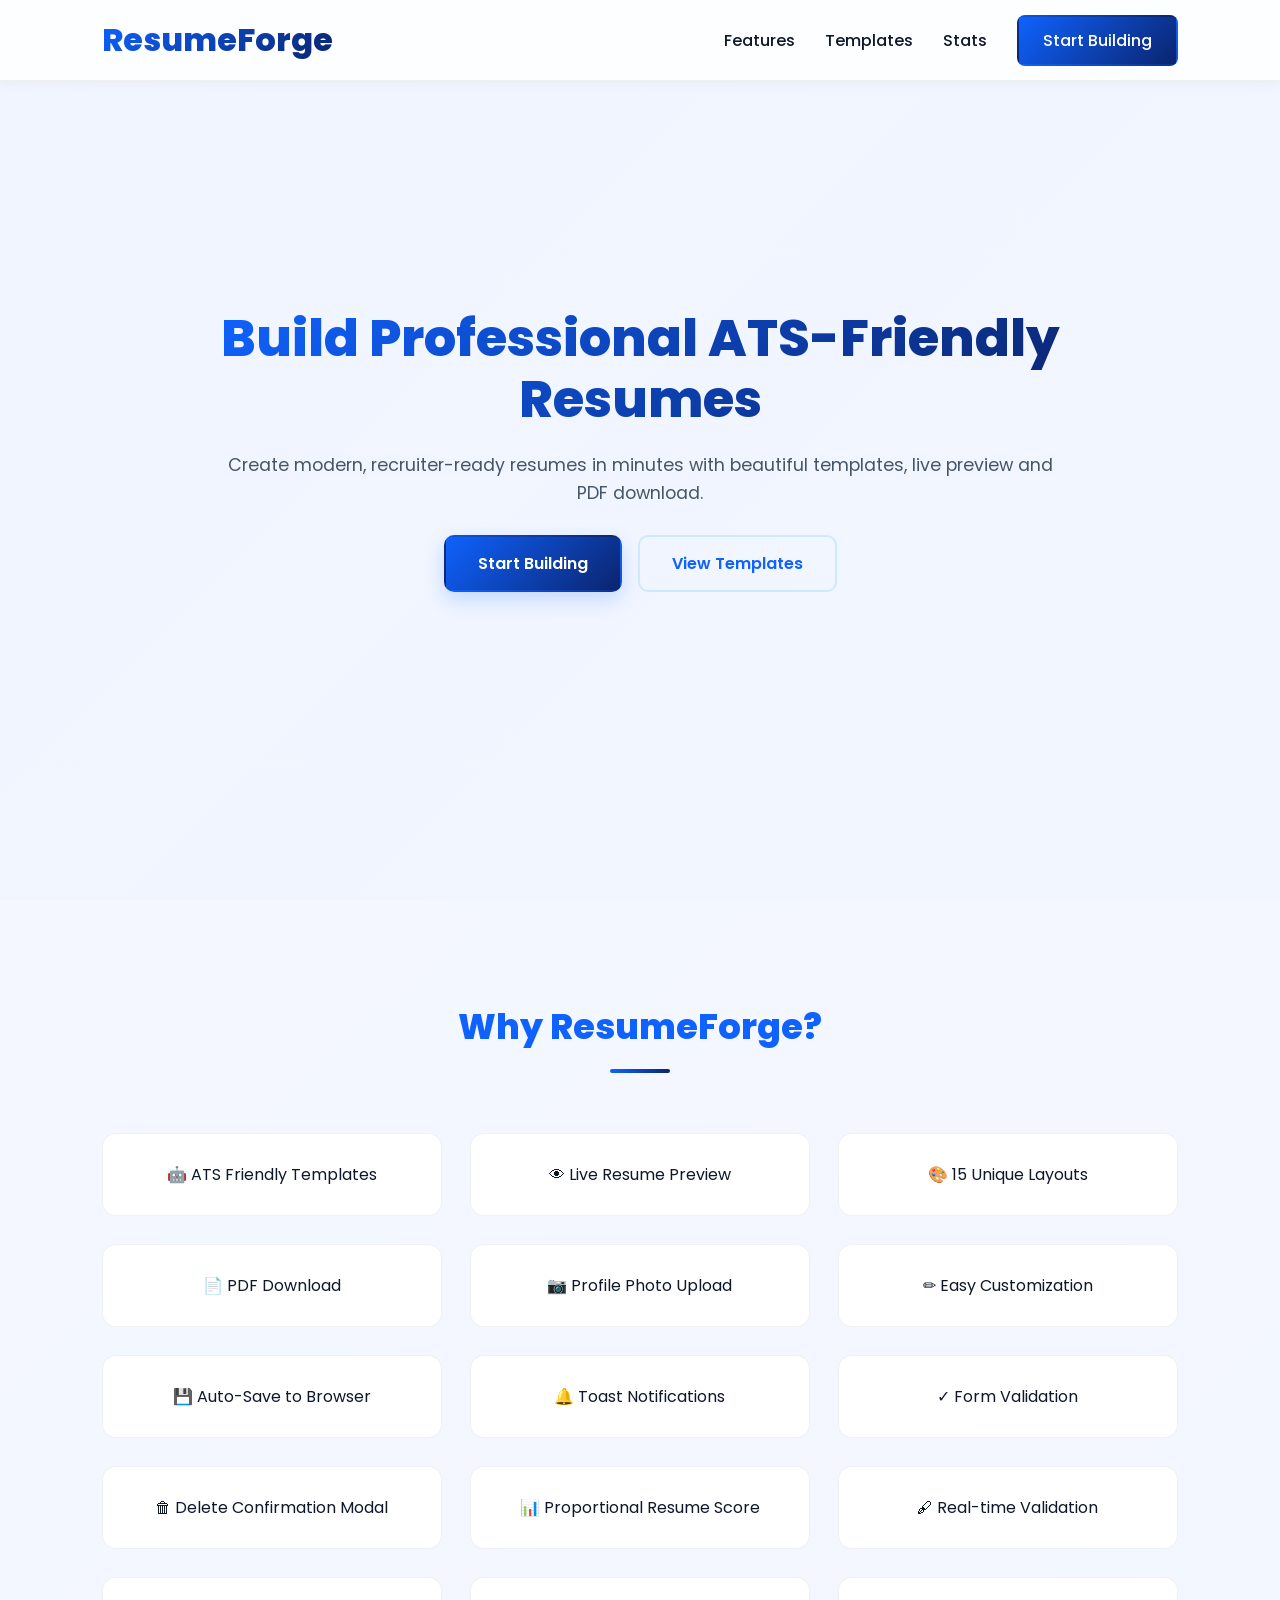
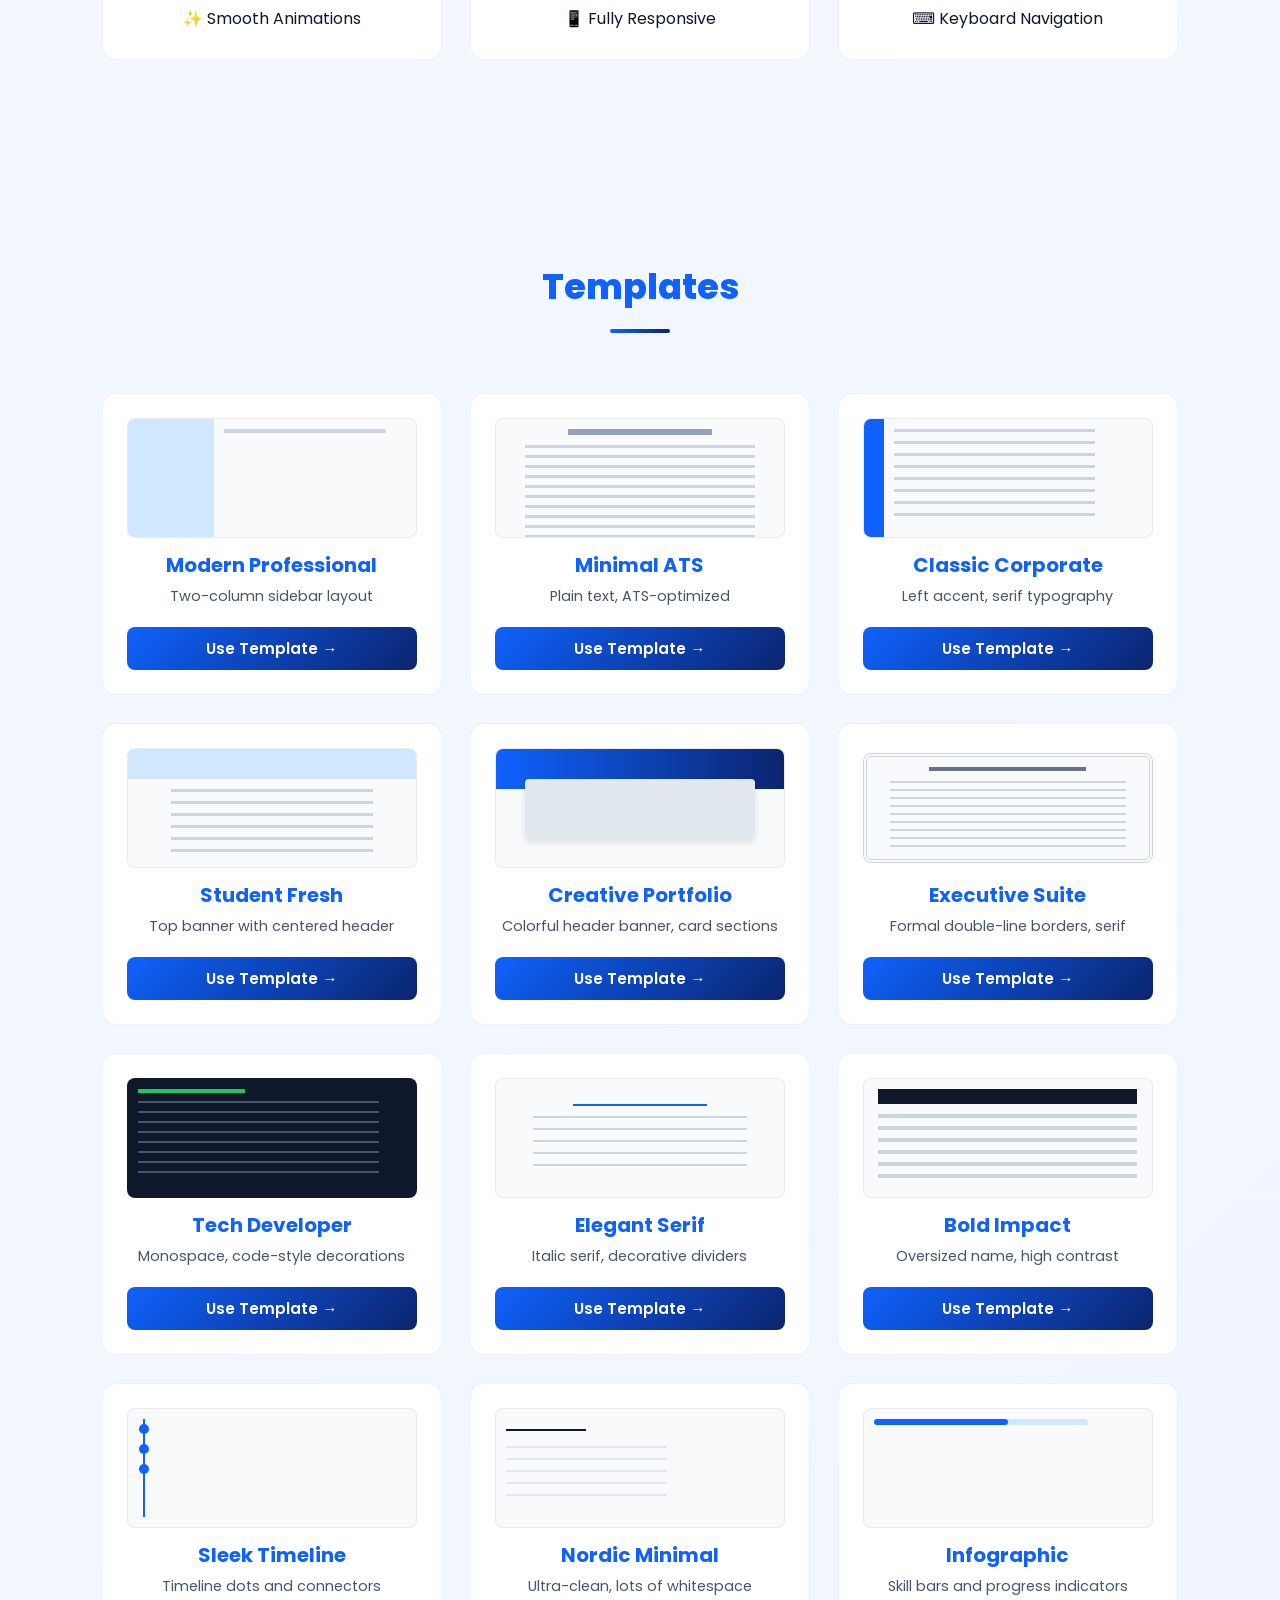
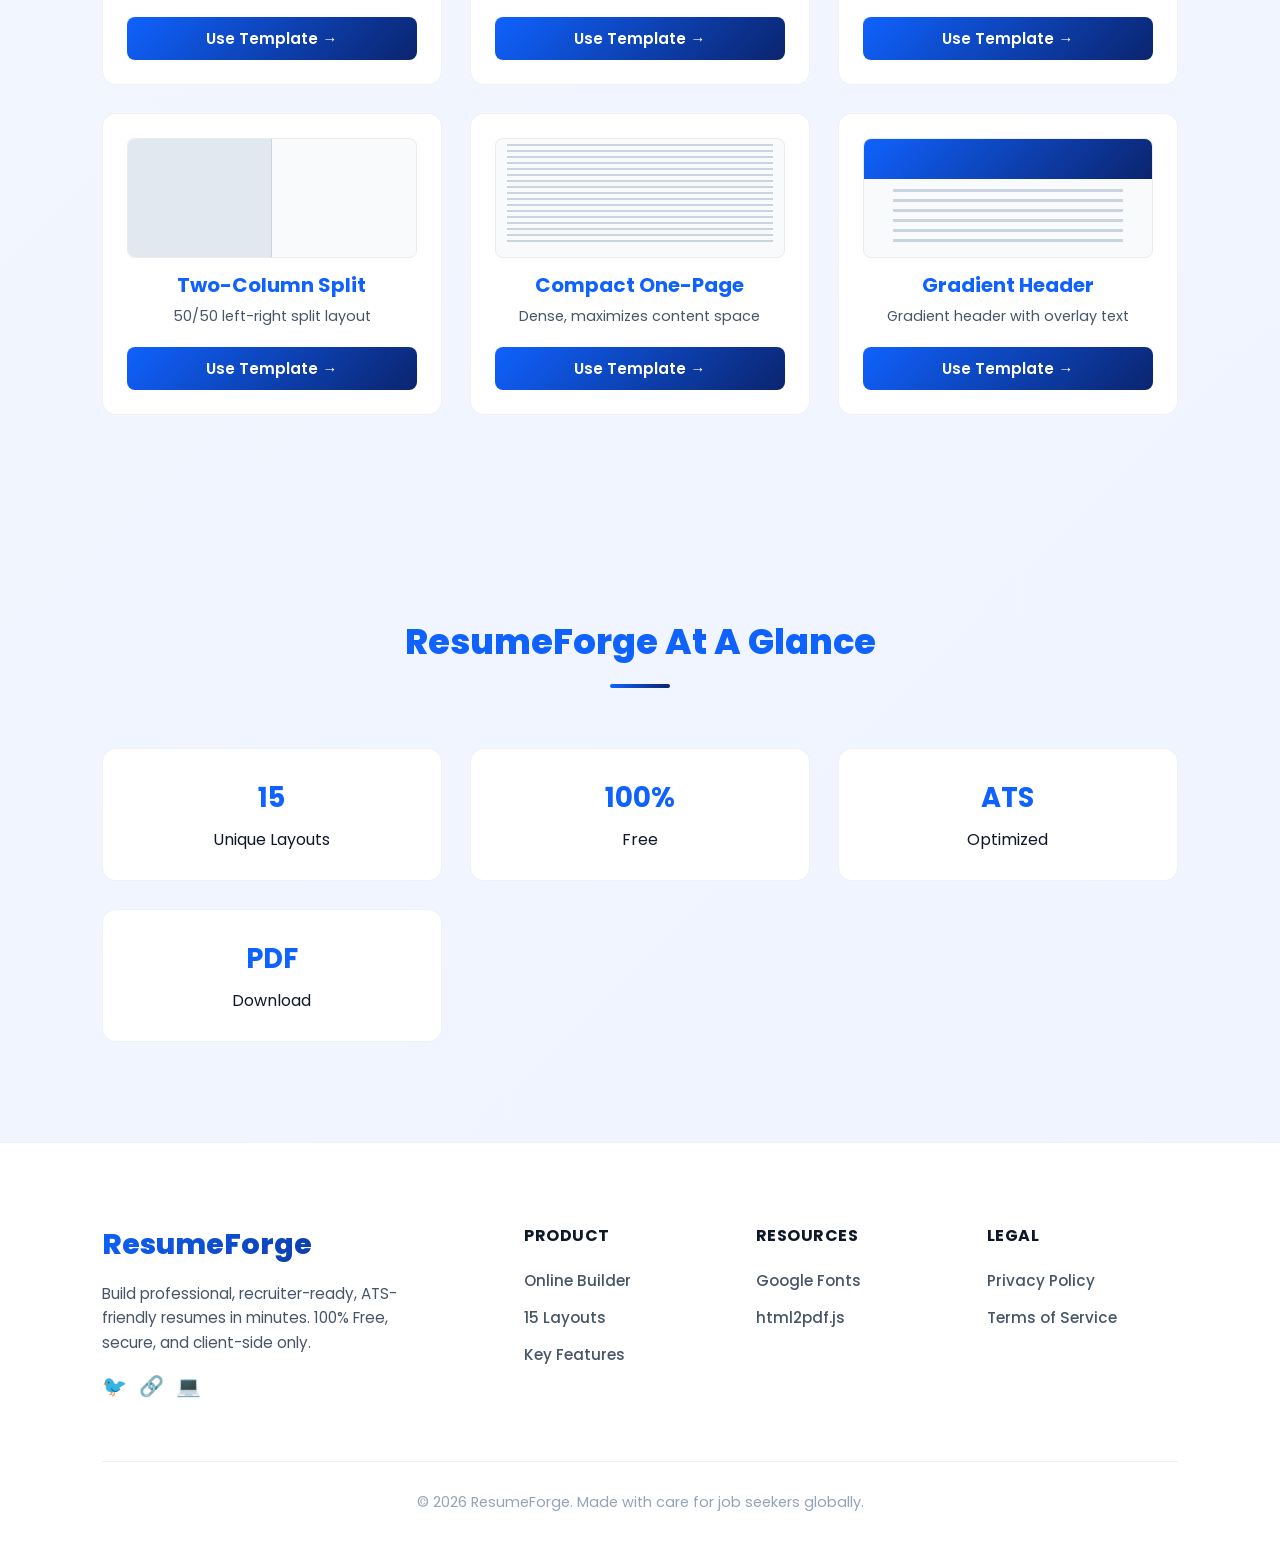
<file: index.html>
<!DOCTYPE html>
<html lang="en">

<head>
    <meta charset="UTF-8">
    <meta name="viewport" content="width=device-width, initial-scale=1.0">
    <meta name="description" content="ResumeForge is a free resume builder offering modern, ATS-friendly templates with live preview and PDF download. Create your professional resume in minutes.">
    <link rel="canonical" href="https://resumeforge.com/">
    <title>ResumeForge - Free Professional ATS Resume Builder</title>

    <link rel="stylesheet" href="css/style.css">

    <link rel="preconnect" href="https://fonts.googleapis.com">
    <link href="https://fonts.googleapis.com/css2?family=Poppins:wght@300;400;500;600;700;800&display=swap" rel="stylesheet">

    <!-- Structured Data (JSON-LD) for Search Engines -->
    <script type="application/ld+json">
    {
      "@context": "https://schema.org",
      "@type": "WebApplication",
      "name": "ResumeForge",
      "url": "https://resumeforge.com",
      "logo": "https://resumeforge.com/logo.png",
      "description": "Build recruiter-ready ATS-friendly resumes in minutes with 15 unique, premium templates, real-time live preview, score analysis, and instant PDF downloads.",
      "applicationCategory": "BusinessApplication",
      "operatingSystem": "All",
      "browserRequirements": "Requires HTML5 compatible browser",
      "offers": {
        "@type": "Offer",
        "price": "0.00",
        "priceCurrency": "USD"
      }
    }
    </script>
</head>

<body>

    <!-- NAVBAR -->
    <header>
        <nav class="navbar">
            <div class="logo">
                ResumeForge
            </div>

            <button class="hamburger" id="hamburger" aria-label="Toggle menu">
                <span></span>
                <span></span>
                <span></span>
            </button>

            <ul class="nav-links">
                <li><a href="#features">Features</a></li>
                <li><a href="#templates">Templates</a></li>
                <li><a href="#stats">Stats</a></li>
                <li>
                    <a href="builder.html" class="nav-btn">
                        Start Building
                    </a>
                </li>
            </ul>
        </nav>
    </header>

    <!-- HERO -->
    <section class="hero">
        <div class="hero-content">
            <h1>
                Build Professional ATS-Friendly Resumes
            </h1>
            <p>
                Create modern, recruiter-ready resumes
                in minutes with beautiful templates,
                live preview and PDF download.
            </p>
            <div class="hero-buttons">
                <a href="builder.html" class="btn">
                    Start Building
                </a>
                <a href="#templates" class="btn-outline">
                    View Templates
                </a>
            </div>
        </div>
    </section>

    <!-- FEATURES -->
    <section id="features" class="section">
        <h2>
            Why ResumeForge?
        </h2>
        <div class="cards">
            <div class="card">
                &#129302; ATS Friendly Templates
            </div>
            <div class="card">
                &#128065; Live Resume Preview
            </div>
            <div class="card">
                &#127912; 15 Unique Layouts
            </div>
            <div class="card">
                &#128196; PDF Download
            </div>
            <div class="card">
                &#128247; Profile Photo Upload
            </div>
            <div class="card">
                &#9999; Easy Customization
            </div>
            <div class="card">
                &#128190; Auto-Save to Browser
            </div>
            <div class="card">
                &#128276; Toast Notifications
            </div>
            <div class="card">
                &#10003; Form Validation
            </div>
            <div class="card">
                &#128465; Delete Confirmation Modal
            </div>
            <div class="card">
                &#128202; Proportional Resume Score
            </div>
            <div class="card">
                &#128395; Real-time Validation
            </div>
            <div class="card">
                &#10024; Smooth Animations
            </div>
            <div class="card">
                &#128241; Fully Responsive
            </div>
            <div class="card">
                &#9000; Keyboard Navigation
            </div>
        </div>
    </section>

    <!-- TEMPLATES -->
    <section id="templates" class="section">
        <h2>
            Templates
        </h2>
        <div class="cards">
            <div class="card template-card">
                <div class="template-mini-preview modern-mini"></div>
                <h3 class="template-name">Modern Professional</h3>
                <p class="template-desc">Two-column sidebar layout</p>
                <a class="template-link" href="builder.html?template=modern" data-template="modern" data-tooltip="Two-column sidebar layout">Use Template &rarr;</a>
            </div>
            <div class="card template-card">
                <div class="template-mini-preview ats-mini"></div>
                <h3 class="template-name">Minimal ATS</h3>
                <p class="template-desc">Plain text, ATS-optimized</p>
                <a class="template-link" href="builder.html?template=ats" data-template="ats" data-tooltip="Plain text, ATS-optimized">Use Template &rarr;</a>
            </div>
            <div class="card template-card">
                <div class="template-mini-preview classic-mini"></div>
                <h3 class="template-name">Classic Corporate</h3>
                <p class="template-desc">Left accent, serif typography</p>
                <a class="template-link" href="builder.html?template=classic" data-template="classic" data-tooltip="Left accent, serif typography">Use Template &rarr;</a>
            </div>
            <div class="card template-card">
                <div class="template-mini-preview student-mini"></div>
                <h3 class="template-name">Student Fresh</h3>
                <p class="template-desc">Top banner with centered header</p>
                <a class="template-link" href="builder.html?template=student" data-template="student" data-tooltip="Top banner with centered header">Use Template &rarr;</a>
            </div>
            <div class="card template-card">
                <div class="template-mini-preview creative-mini"></div>
                <h3 class="template-name">Creative Portfolio</h3>
                <p class="template-desc">Colorful header banner, card sections</p>
                <a class="template-link" href="builder.html?template=creative" data-template="creative" data-tooltip="Colorful header banner, card sections">Use Template &rarr;</a>
            </div>
            <div class="card template-card">
                <div class="template-mini-preview executive-mini"></div>
                <h3 class="template-name">Executive Suite</h3>
                <p class="template-desc">Formal double-line borders, serif</p>
                <a class="template-link" href="builder.html?template=executive" data-template="executive" data-tooltip="Formal double-line borders, serif">Use Template &rarr;</a>
            </div>
            <div class="card template-card">
                <div class="template-mini-preview tech-mini"></div>
                <h3 class="template-name">Tech Developer</h3>
                <p class="template-desc">Monospace, code-style decorations</p>
                <a class="template-link" href="builder.html?template=tech" data-template="tech" data-tooltip="Monospace, code-style decorations">Use Template &rarr;</a>
            </div>
            <div class="card template-card">
                <div class="template-mini-preview elegant-mini"></div>
                <h3 class="template-name">Elegant Serif</h3>
                <p class="template-desc">Italic serif, decorative dividers</p>
                <a class="template-link" href="builder.html?template=elegant" data-template="elegant" data-tooltip="Italic serif, decorative dividers">Use Template &rarr;</a>
            </div>
            <div class="card template-card">
                <div class="template-mini-preview bold-mini"></div>
                <h3 class="template-name">Bold Impact</h3>
                <p class="template-desc">Oversized name, high contrast</p>
                <a class="template-link" href="builder.html?template=bold" data-template="bold" data-tooltip="Oversized name, high contrast">Use Template &rarr;</a>
            </div>
            <div class="card template-card">
                <div class="template-mini-preview timeline-mini"></div>
                <h3 class="template-name">Sleek Timeline</h3>
                <p class="template-desc">Timeline dots and connectors</p>
                <a class="template-link" href="builder.html?template=timeline" data-template="timeline" data-tooltip="Timeline dots and connectors">Use Template &rarr;</a>
            </div>
            <div class="card template-card">
                <div class="template-mini-preview nordic-mini"></div>
                <h3 class="template-name">Nordic Minimal</h3>
                <p class="template-desc">Ultra-clean, lots of whitespace</p>
                <a class="template-link" href="builder.html?template=nordic" data-template="nordic" data-tooltip="Ultra-clean, lots of whitespace">Use Template &rarr;</a>
            </div>
            <div class="card template-card">
                <div class="template-mini-preview infographic-mini"></div>
                <h3 class="template-name">Infographic</h3>
                <p class="template-desc">Skill bars and progress indicators</p>
                <a class="template-link" href="builder.html?template=infographic" data-template="infographic" data-tooltip="Skill bars and progress indicators">Use Template &rarr;</a>
            </div>
            <div class="card template-card">
                <div class="template-mini-preview split-mini"></div>
                <h3 class="template-name">Two-Column Split</h3>
                <p class="template-desc">50/50 left-right split layout</p>
                <a class="template-link" href="builder.html?template=split" data-template="split" data-tooltip="50/50 left-right split layout">Use Template &rarr;</a>
            </div>
            <div class="card template-card">
                <div class="template-mini-preview compact-mini"></div>
                <h3 class="template-name">Compact One-Page</h3>
                <p class="template-desc">Dense, maximizes content space</p>
                <a class="template-link" href="builder.html?template=compact" data-template="compact" data-tooltip="Dense, maximizes content space">Use Template &rarr;</a>
            </div>
            <div class="card template-card">
                <div class="template-mini-preview gradient-mini"></div>
                <h3 class="template-name">Gradient Header</h3>
                <p class="template-desc">Gradient header with overlay text</p>
                <a class="template-link" href="builder.html?template=gradient" data-template="gradient" data-tooltip="Gradient header with overlay text">Use Template &rarr;</a>
            </div>
        </div>
    </section>

    <!-- STATS -->
    <section id="stats" class="section">
        <h2>
            ResumeForge At A Glance
        </h2>
        <div class="cards">
            <div class="card">
                <h3>15</h3>
                <p>Unique Layouts</p>
            </div>
            <div class="card">
                <h3>100%</h3>
                <p>Free</p>
            </div>
            <div class="card">
                <h3>ATS</h3>
                <p>Optimized</p>
            </div>
            <div class="card">
                <h3>PDF</h3>
                <p>Download</p>
            </div>
        </div>
    </section>

    <!-- FOOTER -->
    <footer class="main-footer">
        <div class="footer-grid">
            <div class="footer-brand-col">
                <div class="footer-logo">ResumeForge</div>
                <p class="footer-pitch">Build professional, recruiter-ready, ATS-friendly resumes in minutes. 100% Free, secure, and client-side only.</p>
                <div class="footer-socials">
                    <a href="#" aria-label="Twitter">🐦</a>
                    <a href="#" aria-label="LinkedIn">🔗</a>
                    <a href="#" aria-label="GitHub">💻</a>
                </div>
            </div>
            <div class="footer-links-col">
                <h4>Product</h4>
                <ul>
                    <li><a href="builder.html">Online Builder</a></li>
                    <li><a href="#templates">15 Layouts</a></li>
                    <li><a href="#features">Key Features</a></li>
                </ul>
            </div>
            <div class="footer-links-col">
                <h4>Resources</h4>
                <ul>
                    <li><a href="https://fonts.google.com/" target="_blank">Google Fonts</a></li>
                    <li><a href="https://cdnjs.cloudflare.com/ajax/libs/html2pdf.js/0.10.1/html2pdf.bundle.min.js" target="_blank">html2pdf.js</a></li>
                </ul>
            </div>
            <div class="footer-links-col">
                <h4>Legal</h4>
                <ul>
                    <li><a href="privacy.html">Privacy Policy</a></li>
                    <li><a href="terms.html">Terms of Service</a></li>
                </ul>
            </div>
        </div>
        <div class="footer-bottom">
            <p>&copy; 2026 ResumeForge. Made with care for job seekers globally.</p>
        </div>
    </footer>

    <script src="js/main.js"></script>
    <button id="backToTop" class="back-to-top" aria-label="Back to top">&#9650;</button>

    <script>
        document.getElementById('hamburger')?.addEventListener('click', function() {
            this.classList.toggle('active');
            document.querySelector('.nav-links')?.classList.toggle('open');
        });
    </script>

</body>
</html>
</file>
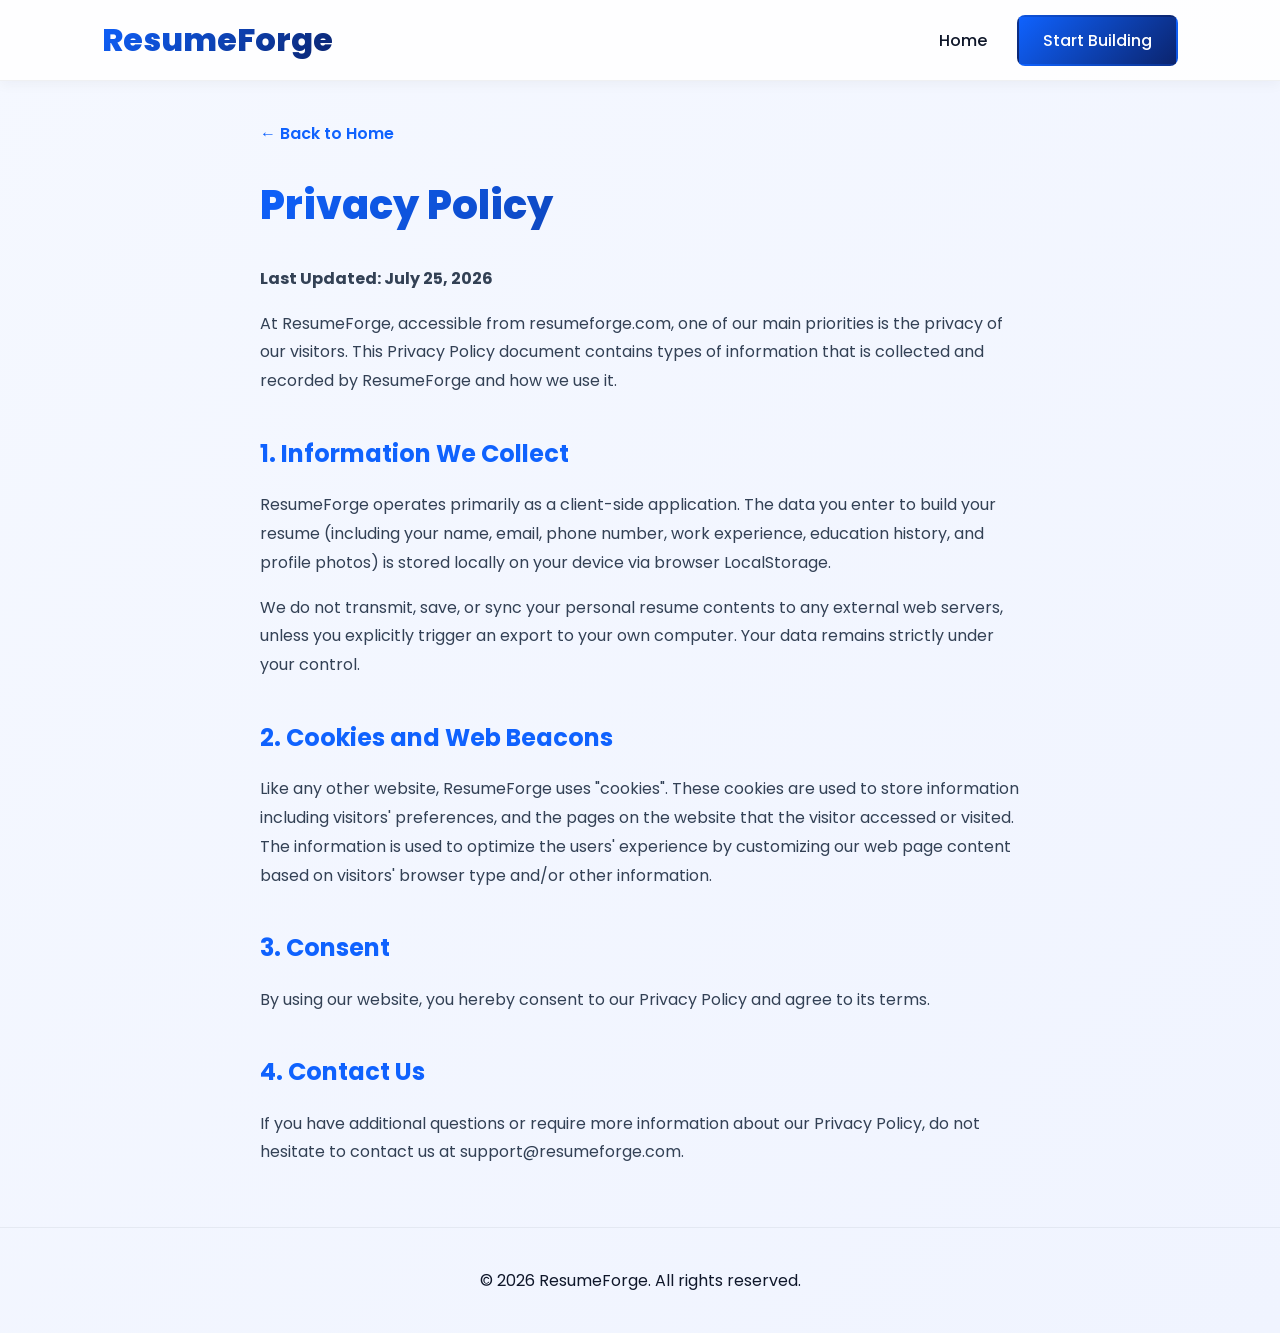
<file: privacy.html>
<!DOCTYPE html>
<html lang="en">
<head>
    <meta charset="UTF-8">
    <meta name="viewport" content="width=device-width, initial-scale=1.0">
    <meta name="description" content="ResumeForge Privacy Policy. Learn how we handle your personal data and respect your privacy while building resumes.">
    <title>Privacy Policy - ResumeForge</title>
    <link rel="stylesheet" href="css/style.css">
    <link rel="preconnect" href="https://fonts.googleapis.com">
    <link href="https://fonts.googleapis.com/css2?family=Poppins:wght@300;400;500;600;700;800&display=swap" rel="stylesheet">
    <style>
        .policy-container {
            max-width: 800px;
            margin: 120px auto 60px;
            padding: 0 20px;
            line-height: 1.8;
            color: #334155;
        }
        .policy-container h1 {
            font-size: 2.5rem;
            color: #0f172a;
            margin-bottom: 24px;
            font-weight: 800;
            background: linear-gradient(135deg, #0f62fe 0%, #0b246e 100%);
            -webkit-background-clip: text;
            -webkit-text-fill-color: transparent;
            background-clip: text;
        }
        .policy-container h2 {
            font-size: 1.5rem;
            color: #0f62fe;
            margin-top: 36px;
            margin-bottom: 16px;
            font-weight: 700;
        }
        .policy-container p {
            margin-bottom: 16px;
        }
        .policy-container ul {
            margin-bottom: 16px;
            padding-left: 20px;
        }
        .policy-container li {
            margin-bottom: 8px;
        }
        .back-home {
            margin-bottom: 20px;
            display: inline-flex;
            align-items: center;
            gap: 8px;
            color: var(--primary);
            text-decoration: none;
            font-weight: 600;
            transition: transform var(--transition-fast) ease;
        }
        .back-home:hover {
            transform: translateX(-4px);
        }
    </style>
</head>
<body>
    <!-- NAVBAR -->
    <header>
        <nav class="navbar">
            <div class="logo" onclick="window.location.href='index.html'">
                ResumeForge
            </div>
            <ul class="nav-links">
                <li><a href="index.html">Home</a></li>
                <li><a href="builder.html" class="nav-btn">Start Building</a></li>
            </ul>
        </nav>
    </header>

    <!-- CONTENT -->
    <main class="policy-container">
        <a href="index.html" class="back-home">&larr; Back to Home</a>
        <h1>Privacy Policy</h1>
        <p><strong>Last Updated: July 25, 2026</strong></p>
        <p>At ResumeForge, accessible from resumeforge.com, one of our main priorities is the privacy of our visitors. This Privacy Policy document contains types of information that is collected and recorded by ResumeForge and how we use it.</p>

        <h2>1. Information We Collect</h2>
        <p>ResumeForge operates primarily as a client-side application. The data you enter to build your resume (including your name, email, phone number, work experience, education history, and profile photos) is stored locally on your device via browser LocalStorage.</p>
        <p>We do not transmit, save, or sync your personal resume contents to any external web servers, unless you explicitly trigger an export to your own computer. Your data remains strictly under your control.</p>

        <h2>2. Cookies and Web Beacons</h2>
        <p>Like any other website, ResumeForge uses "cookies". These cookies are used to store information including visitors' preferences, and the pages on the website that the visitor accessed or visited. The information is used to optimize the users' experience by customizing our web page content based on visitors' browser type and/or other information.</p>

        <h2>3. Consent</h2>
        <p>By using our website, you hereby consent to our Privacy Policy and agree to its terms.</p>

        <h2>4. Contact Us</h2>
        <p>If you have additional questions or require more information about our Privacy Policy, do not hesitate to contact us at support@resumeforge.com.</p>
    </main>

    <!-- FOOTER -->
    <footer style="text-align: center; padding: 40px 20px; border-top: 1px solid rgba(15,23,42,0.06);">
        <p>&copy; 2026 ResumeForge. All rights reserved.</p>
    </footer>
</body>
</html>
</file>
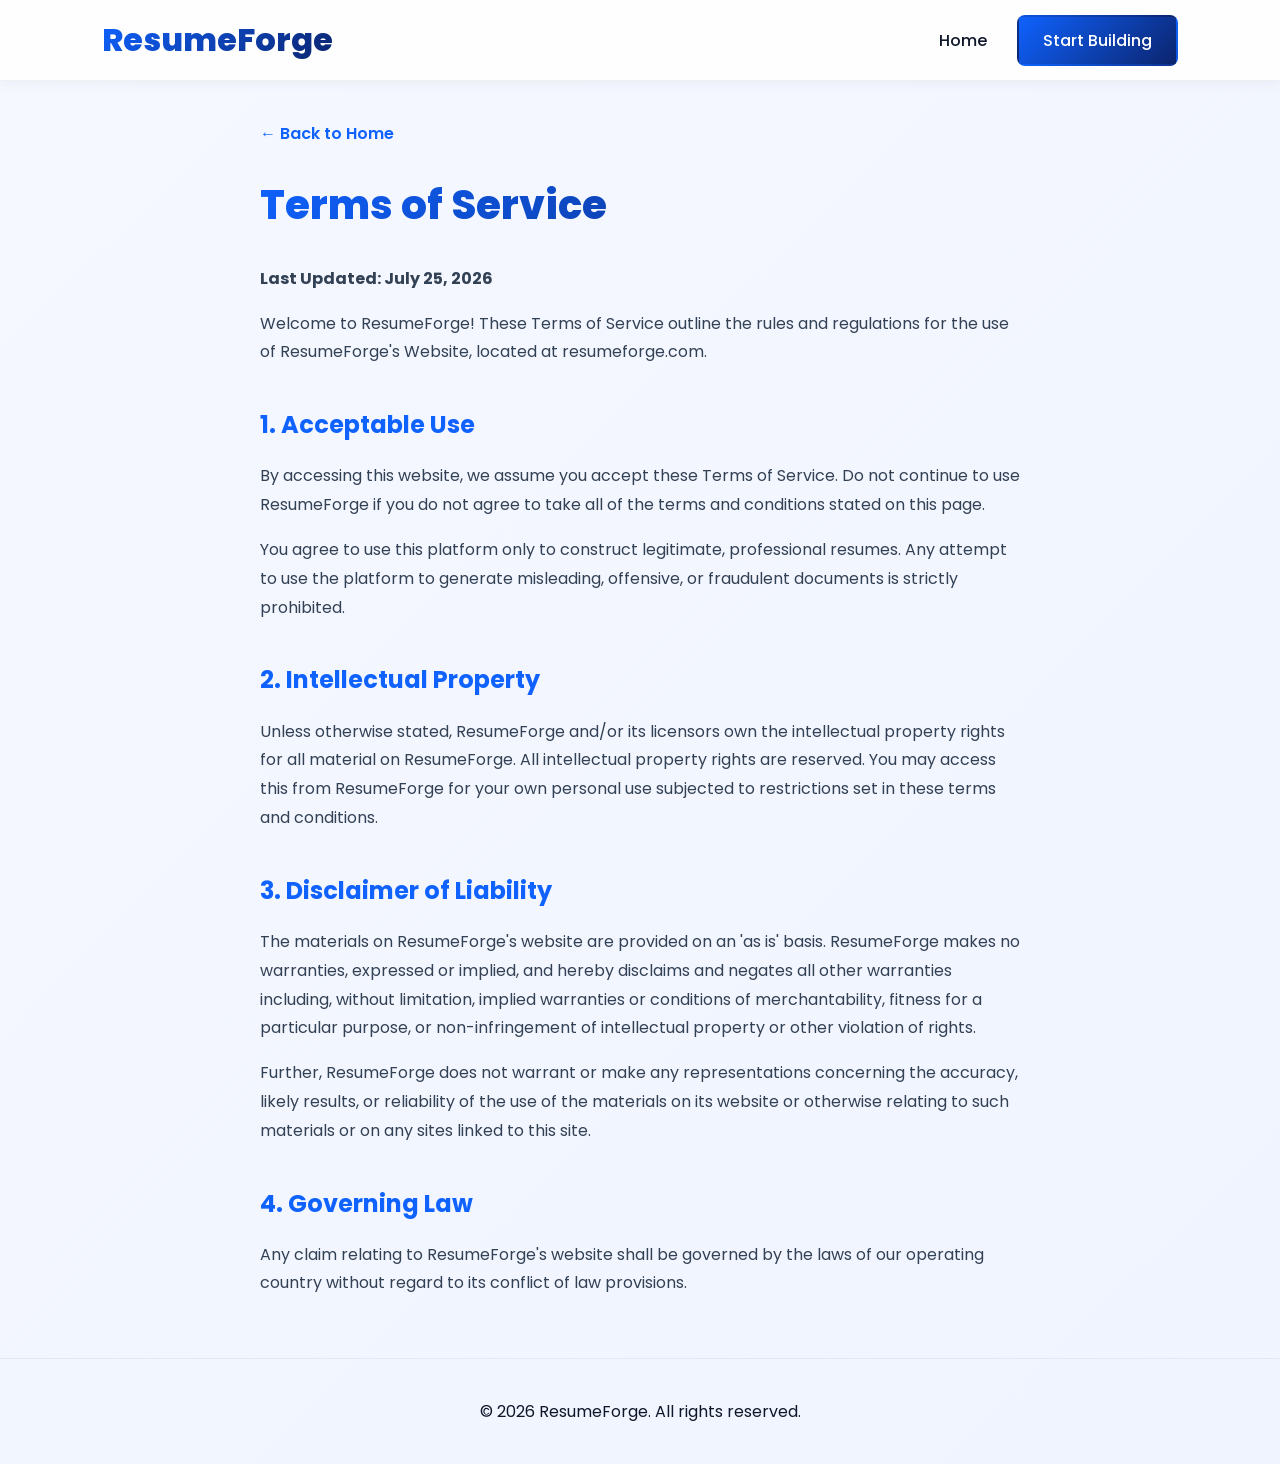
<file: terms.html>
<!DOCTYPE html>
<html lang="en">
<head>
    <meta charset="UTF-8">
    <meta name="viewport" content="width=device-width, initial-scale=1.0">
    <meta name="description" content="ResumeForge Terms of Service. Review the rules and guidelines for using our resume builder platform.">
    <title>Terms of Service - ResumeForge</title>
    <link rel="stylesheet" href="css/style.css">
    <link rel="preconnect" href="https://fonts.googleapis.com">
    <link href="https://fonts.googleapis.com/css2?family=Poppins:wght@300;400;500;600;700;800&display=swap" rel="stylesheet">
    <style>
        .policy-container {
            max-width: 800px;
            margin: 120px auto 60px;
            padding: 0 20px;
            line-height: 1.8;
            color: #334155;
        }
        .policy-container h1 {
            font-size: 2.5rem;
            color: #0f172a;
            margin-bottom: 24px;
            font-weight: 800;
            background: linear-gradient(135deg, #0f62fe 0%, #0b246e 100%);
            -webkit-background-clip: text;
            -webkit-text-fill-color: transparent;
            background-clip: text;
        }
        .policy-container h2 {
            font-size: 1.5rem;
            color: #0f62fe;
            margin-top: 36px;
            margin-bottom: 16px;
            font-weight: 700;
        }
        .policy-container p {
            margin-bottom: 16px;
        }
        .policy-container ul {
            margin-bottom: 16px;
            padding-left: 20px;
        }
        .policy-container li {
            margin-bottom: 8px;
        }
        .back-home {
            margin-bottom: 20px;
            display: inline-flex;
            align-items: center;
            gap: 8px;
            color: var(--primary);
            text-decoration: none;
            font-weight: 600;
            transition: transform var(--transition-fast) ease;
        }
        .back-home:hover {
            transform: translateX(-4px);
        }
    </style>
</head>
<body>
    <!-- NAVBAR -->
    <header>
        <nav class="navbar">
            <div class="logo" onclick="window.location.href='index.html'">
                ResumeForge
            </div>
            <ul class="nav-links">
                <li><a href="index.html">Home</a></li>
                <li><a href="builder.html" class="nav-btn">Start Building</a></li>
            </ul>
        </nav>
    </header>

    <!-- CONTENT -->
    <main class="policy-container">
        <a href="index.html" class="back-home">&larr; Back to Home</a>
        <h1>Terms of Service</h1>
        <p><strong>Last Updated: July 25, 2026</strong></p>
        <p>Welcome to ResumeForge! These Terms of Service outline the rules and regulations for the use of ResumeForge's Website, located at resumeforge.com.</p>

        <h2>1. Acceptable Use</h2>
        <p>By accessing this website, we assume you accept these Terms of Service. Do not continue to use ResumeForge if you do not agree to take all of the terms and conditions stated on this page.</p>
        <p>You agree to use this platform only to construct legitimate, professional resumes. Any attempt to use the platform to generate misleading, offensive, or fraudulent documents is strictly prohibited.</p>

        <h2>2. Intellectual Property</h2>
        <p>Unless otherwise stated, ResumeForge and/or its licensors own the intellectual property rights for all material on ResumeForge. All intellectual property rights are reserved. You may access this from ResumeForge for your own personal use subjected to restrictions set in these terms and conditions.</p>

        <h2>3. Disclaimer of Liability</h2>
        <p>The materials on ResumeForge's website are provided on an 'as is' basis. ResumeForge makes no warranties, expressed or implied, and hereby disclaims and negates all other warranties including, without limitation, implied warranties or conditions of merchantability, fitness for a particular purpose, or non-infringement of intellectual property or other violation of rights.</p>
        <p>Further, ResumeForge does not warrant or make any representations concerning the accuracy, likely results, or reliability of the use of the materials on its website or otherwise relating to such materials or on any sites linked to this site.</p>

        <h2>4. Governing Law</h2>
        <p>Any claim relating to ResumeForge's website shall be governed by the laws of our operating country without regard to its conflict of law provisions.</p>
    </main>

    <!-- FOOTER -->
    <footer style="text-align: center; padding: 40px 20px; border-top: 1px solid rgba(15,23,42,0.06);">
        <p>&copy; 2026 ResumeForge. All rights reserved.</p>
    </footer>
</body>
</html>
</file>
<file: css/style.css>
/* =========================
   RESET & BASE STYLES
========================= */

*{
    margin:0;
    padding:0;
    box-sizing:border-box;
    font-family:'Poppins',sans-serif;
    scroll-behavior:smooth;
}

body{
    background: linear-gradient(135deg, #f5f8ff 0%, #f0f4ff 100%);
    color:#0f172a;
    overflow-x:hidden;
}

/* =========================
   DESIGN TOKENS
========================= */

:root{
    --primary: #0f62fe;
    --primary-dark: #0b246e;
    --primary-light: #cfe8ff;
    --muted: #475569;
    --muted-light: #94a3b8;
    --bg: #f5f8ff;
    --card: #ffffff;
    --accent: #cfe8ff;
    --radius: 12px;
    --shadow-sm: 0 4px 12px rgba(15,23,42,0.04);
    --shadow-md: 0 10px 24px rgba(15,23,42,0.06);
    --shadow-lg: 0 20px 40px rgba(15,23,42,0.1);
    --transition-fast: 150ms cubic-bezier(0.4, 0, 0.2, 1);
    --transition-smooth: 280ms cubic-bezier(0.34, 1.56, 0.64, 1);
    --transition-slow: 400ms cubic-bezier(0.25, 0.46, 0.45, 0.94);
}

/* =========================
   NAVBAR
========================= */

header{
    position:fixed;
    top:0;
    width:100%;
    z-index:1000;
    animation: slideDown 500ms ease both;
}

@keyframes slideDown{
    from{
        transform: translateY(-100%);
        opacity: 0;
    }
    to{
        transform: translateY(0);
        opacity: 1;
    }
}

.navbar{
    display:flex;
    justify-content:space-between;
    align-items:center;
    padding:16px 8%;
    background: rgba(255,255,255,0.85);
    backdrop-filter:blur(12px);
    border-bottom:1px solid rgba(15,23,42,0.06);
    box-shadow: var(--shadow-sm);
    transition: all 300ms ease;
    position: relative;
}

.navbar:hover{
    background: rgba(255,255,255,0.95);
    box-shadow: var(--shadow-md);
}

.logo{
    font-size:2rem;
    font-weight:800;
    background: linear-gradient(135deg, #0f62fe 0%, #0b246e 100%);
    -webkit-background-clip: text;
    -webkit-text-fill-color: transparent;
    background-clip: text;
    cursor: pointer;
    transition: transform 300ms ease;
}

.logo:hover{
    transform: scale(1.05);
}

/* Hamburger menu styles */
.hamburger {
    display: none;
    flex-direction: column;
    gap: 5px;
    background: none;
    border: none;
    cursor: pointer;
    padding: 8px;
    z-index: 1001;
}
.hamburger span {
    display: block;
    width: 24px;
    height: 2.5px;
    background: #0f172a;
    border-radius: 2px;
    transition: all 300ms ease;
}
.hamburger.active span:nth-child(1) { transform: rotate(45deg) translate(5px, 5px); }
.hamburger.active span:nth-child(2) { opacity: 0; }
.hamburger.active span:nth-child(3) { transform: rotate(-45deg) translate(5px, -5px); }


.nav-links{
    display:flex;
    gap:30px;
    list-style:none;
    align-items: center;
}

.nav-links a{
    text-decoration:none;
    color:#0f172a;
    font-weight:500;
    position: relative;
    transition: color var(--transition-fast) ease;
}

.nav-links a:not(.nav-btn)::after{
    content: '';
    position: absolute;
    bottom: -4px;
    left: 0;
    width: 0;
    height: 2px;
    background: linear-gradient(90deg, #0f62fe, #0b246e);
    transition: width var(--transition-smooth) ease;
}

.nav-links a:hover{
    color: var(--primary);
}

.nav-links a:not(.nav-btn):hover::after{
    width: 100%;
}

.nav-btn{
    background: linear-gradient(135deg, #0f62fe 0%, #0b246e 100%);
    color:white !important;
    padding:12px 24px;
    border-radius:8px;
    font-weight:600;
    border: 2px solid transparent;
    cursor: pointer;
    position: relative;
    overflow: hidden;
    transition: all var(--transition-smooth) ease;
}

.nav-btn::before{
    content: '';
    position: absolute;
    top: 50%;
    left: 50%;
    width: 0;
    height: 0;
    border-radius: 50%;
    background: rgba(255,255,255,0.3);
    transform: translate(-50%, -50%);
    transition: width 600ms ease, height 600ms ease;
}

.nav-btn:hover::before{
    width: 300px;
    height: 300px;
}

.nav-btn:hover{
    transform: translateY(-3px);
    box-shadow: 0 12px 30px rgba(15,98,254,0.3);
}

.nav-btn:active{
    transform: translateY(-1px);
}

/* =========================
   HERO SECTION
========================= */

.hero{
    min-height:100vh;
    display:flex;
    justify-content:center;
    align-items:center;
    text-align:center;
    padding:100px 8%;
    background: linear-gradient(135deg, rgba(15,98,254,0.02) 0%, rgba(207,232,255,0.05) 100%);
    position: relative;
    overflow: hidden;
}

.hero::before{
    content: '';
    position: absolute;
    top: -50%;
    right: -10%;
    width: 500px;
    height: 500px;
    background: radial-gradient(circle, rgba(15,98,254,0.08) 0%, transparent 70%);
    border-radius: 50%;
    animation: float 15s ease-in-out infinite;
}

@keyframes float{
    0%, 100%{ transform: translateY(0px) translateX(0px); }
    50%{ transform: translateY(-30px) translateX(20px); }
}

.hero-content{
    max-width:850px;
    position: relative;
    z-index: 1;
    animation: fadeInUp 800ms ease both;
}

@keyframes fadeInUp{
    from{
        opacity: 0;
        transform: translateY(30px);
    }
    to{
        opacity: 1;
        transform: translateY(0);
    }
}

.hero h1{
    font-size:3.2rem;
    margin-bottom:20px;
    line-height:1.2;
    font-weight: 800;
    background: linear-gradient(135deg, #0f62fe 0%, #0b246e 100%);
    -webkit-background-clip: text;
    -webkit-text-fill-color: transparent;
    background-clip: text;
    animation: fadeInUp 800ms ease 100ms both;
}

.hero h1:hover{
    transform: scale(1.02);
}

.hero p{
    font-size:1.1rem;
    color:#475569;
    margin-bottom:28px;
    line-height: 1.6;
    animation: fadeInUp 800ms ease 200ms both;
}

.hero-buttons{
    display:flex;
    justify-content:center;
    gap:16px;
    flex-wrap:wrap;
    animation: fadeInUp 800ms ease 300ms both;
}

/* =========================
   BUTTONS
========================= */

.btn, .btn-outline{
    text-decoration:none;
    padding:14px 32px;
    border-radius:10px;
    font-weight:600;
    font-size: 1rem;
    cursor: pointer;
    border: 2px solid transparent;
    position: relative;
    overflow: hidden;
    transition: all var(--transition-smooth) ease;
    display: inline-block;
}

.btn{
    background: linear-gradient(135deg, #0f62fe 0%, #0b246e 100%);
    color:white;
    box-shadow: 0 8px 20px rgba(15,98,254,0.2);
}

.btn::before{
    content: '';
    position: absolute;
    top: 50%;
    left: 50%;
    width: 0;
    height: 0;
    border-radius: 50%;
    background: rgba(255,255,255,0.3);
    transform: translate(-50%, -50%);
    transition: width 600ms ease, height 600ms ease;
}

.btn:hover::before{
    width: 300px;
    height: 300px;
}

.btn:hover{
    transform: translateY(-4px);
    box-shadow: 0 16px 40px rgba(15,98,254,0.3);
}

.btn:active{
    transform: translateY(-1px) scale(0.98);
}

.btn-outline{
    border:2px solid var(--primary-light);
    color: var(--primary);
    background: transparent;
    position: relative;
    z-index: 1;
}

.btn-outline::before{
    content: '';
    position: absolute;
    top: 0;
    left: -100%;
    width: 100%;
    height: 100%;
    background: rgba(15,98,254,0.05);
    border-radius: 8px;
    z-index: -1;
    transition: left var(--transition-smooth) ease;
}

.btn-outline:hover::before{
    left: 0;
}

.btn-outline:hover{
    border-color: var(--primary);
    color: var(--primary-dark);
    transform: translateY(-3px);
}

/* =========================
   SECTIONS
========================= */

.section{
    padding:100px 8%;
    position: relative;
}

.section:nth-child(even){
    background: rgba(207,232,255,0.02);
}

.section h2{
    text-align:center;
    margin-bottom:60px;
    color: var(--primary);
    font-size:2.2rem;
    font-weight: 800;
    position: relative;
    animation: fadeInDown 600ms ease;
}

.section h2::after{
    content: '';
    display: block;
    width: 60px;
    height: 4px;
    background: linear-gradient(90deg, #0f62fe, #0b246e);
    margin: 16px auto 0;
    border-radius: 2px;
    animation: slideIn 800ms ease 200ms both;
}

@keyframes fadeInDown{
    from{
        opacity: 0;
        transform: translateY(-20px);
    }
    to{
        opacity: 1;
        transform: translateY(0);
    }
}

@keyframes slideIn{
    from{
        width: 0;
    }
    to{
        width: 60px;
    }
}

/* =========================
   CARDS & TEMPLATES
========================= */

.cards{
    display:grid;
    grid-template-columns: repeat(auto-fit, minmax(280px, 1fr));
    gap:28px;
    animation: fadeIn 600ms ease 200ms both;
}

@keyframes fadeIn{
    from{ opacity: 0; }
    to{ opacity: 1; }
}

.card{
    background: white;
    border: 1px solid rgba(15,23,42,0.06);
    border-radius: 14px;
    padding: 28px;
    text-align:center;
    position: relative;
    overflow: hidden;
    cursor: pointer;
    transition: all var(--transition-smooth) ease;
    will-change: transform, box-shadow;
    animation: cardSlideIn 600ms ease backwards;
}

@keyframes cardSlideIn{
    from{
        opacity: 0;
        transform: translateY(20px);
    }
    to{
        opacity: 1;
        transform: translateY(0);
    }
}

.card:nth-child(1){ animation-delay: 0ms; }
.card:nth-child(2){ animation-delay: 100ms; }
.card:nth-child(3){ animation-delay: 200ms; }
.card:nth-child(4){ animation-delay: 300ms; }
.card:nth-child(5){ animation-delay: 400ms; }
.card:nth-child(6){ animation-delay: 500ms; }

.card::before{
    content: '';
    position: absolute;
    top: 0;
    left: -100%;
    width: 100%;
    height: 100%;
    background: linear-gradient(90deg, transparent, rgba(15,98,254,0.1), transparent);
    transition: left 600ms ease;
}

.card:hover::before{
    left: 100%;
}

.card:hover{
    transform: translateY(-12px);
    box-shadow: 0 24px 50px rgba(15,23,42,0.12);
    border-color: rgba(15,98,254,0.1);
}

.card:active{
    transform: translateY(-6px);
}

.card h3{
    color: var(--primary);
    font-size:1.7rem;
    font-weight: 700;
    margin-bottom: 8px;
}

/* Template Cards Specific Styles */
.template-card {
    display: flex;
    flex-direction: column;
    align-items: center;
    padding: 24px;
}

.template-card .template-name {
    font-size: 1.25rem;
    font-weight: 700;
    color: var(--primary);
    margin: 12px 0 6px;
}

.template-card .template-desc {
    font-size: 0.9rem;
    color: var(--muted);
    margin-bottom: 20px;
    flex-grow: 1;
}

.template-card .template-link {
    display: inline-block;
    padding: 10px 24px;
    border-radius: 8px;
    background: linear-gradient(135deg, #0f62fe 0%, #0b246e 100%);
    color: white;
    font-weight: 600;
    font-size: 0.95rem;
    text-decoration: none;
    transition: all var(--transition-fast) ease;
    width: 100%;
    box-sizing: border-box;
}

.template-card .template-link:hover {
    box-shadow: 0 6px 15px rgba(15,98,254,0.25);
    transform: translateY(-2px);
}

/* Template Mini Previews */
.template-mini-preview {
    width: 100%;
    height: 120px;
    background: #f8fafc;
    border-radius: 8px;
    position: relative;
    overflow: hidden;
    border: 1px solid rgba(0,0,0,0.06);
}

/* Mini CSS Mocks */
.modern-mini { display: flex; }
.modern-mini::before { content: ''; width: 30%; height: 100%; background: var(--primary-light); }
.modern-mini::after { content: ''; width: 70%; height: 100%; background: repeating-linear-gradient(to bottom, #cbd5e1 0, #cbd5e1 4px, transparent 4px, transparent 12px); background-size: 80% 12px; background-repeat: no-repeat; background-position: 10px 10px; }

.ats-mini::before { content: ''; display: block; width: 50%; height: 6px; background: #94a3b8; margin: 10px auto; }
.ats-mini::after { content: ''; display: block; width: 80%; height: 80%; background: repeating-linear-gradient(to bottom, #cbd5e1 0, #cbd5e1 3px, transparent 3px, transparent 10px); margin: 0 auto; }

.classic-mini { display: flex; flex-direction: column; padding: 10px; }
.classic-mini::before { content: ''; width: 20px; height: 100%; background: var(--primary); position: absolute; left: 0; top: 0; }
.classic-mini::after { content: ''; width: 70%; height: 80%; background: repeating-linear-gradient(to bottom, #cbd5e1 0, #cbd5e1 3px, transparent 3px, transparent 12px); position: absolute; left: 30px; top: 10px; }

.student-mini::before { content: ''; display: block; width: 100%; height: 30px; background: var(--primary-light); }
.student-mini::after { content: ''; display: block; width: 70%; height: 70px; background: repeating-linear-gradient(to bottom, #cbd5e1 0, #cbd5e1 3px, transparent 3px, transparent 12px); margin: 10px auto; }

.creative-mini::before { content: ''; display: block; width: 100%; height: 40px; background: linear-gradient(90deg, #0f62fe, #0b246e); }
.creative-mini::after { content: ''; display: block; width: 80%; height: 60px; border-radius: 4px; background: #e2e8f0; margin: -10px auto 0; box-shadow: 0 4px 6px rgba(0,0,0,0.1); }

.executive-mini { border: 4px double #cbd5e1; margin: 5px; height: 110px; padding: 10px; }
.executive-mini::before { content: ''; display: block; width: 60%; height: 4px; background: #64748b; margin: 0 auto 10px; }
.executive-mini::after { content: ''; display: block; width: 90%; height: 70px; background: repeating-linear-gradient(to bottom, #cbd5e1 0, #cbd5e1 2px, transparent 2px, transparent 8px); margin: 0 auto; }

.tech-mini { background: #0f172a; padding: 10px; }
.tech-mini::before { content: ''; display: block; width: 40%; height: 4px; background: #22c55e; margin-bottom: 8px; }
.tech-mini::after { content: ''; display: block; width: 90%; height: 80%; background: repeating-linear-gradient(to bottom, #475569 0, #475569 2px, transparent 2px, transparent 10px); }

.elegant-mini { padding: 10px; }
.elegant-mini::before { content: ''; display: block; width: 50%; height: 2px; background: var(--primary); margin: 15px auto 10px; }
.elegant-mini::after { content: ''; display: block; width: 80%; height: 60px; background: repeating-linear-gradient(to bottom, #cbd5e1 0, #cbd5e1 2px, transparent 2px, transparent 12px); margin: 0 auto; }

.bold-mini::before { content: ''; display: block; width: 90%; height: 15px; background: #0f172a; margin: 10px 5%; }
.bold-mini::after { content: ''; display: block; width: 90%; height: 70px; background: repeating-linear-gradient(to bottom, #cbd5e1 0, #cbd5e1 4px, transparent 4px, transparent 12px); margin: 0 5%; }

.timeline-mini { padding: 10px 10px 10px 30px; position: relative; }
.timeline-mini::before { content: ''; position: absolute; left: 15px; top: 10px; bottom: 10px; width: 2px; background: var(--primary); }
.timeline-mini::after { content: ''; position: absolute; left: 11px; top: 15px; width: 10px; height: 10px; border-radius: 50%; background: var(--primary); box-shadow: 0 20px 0 var(--primary), 0 40px 0 var(--primary); }

.nordic-mini { padding: 20px 10px; }
.nordic-mini::before { content: ''; display: block; width: 30%; height: 2px; background: #0f172a; margin-bottom: 15px; }
.nordic-mini::after { content: ''; display: block; width: 60%; height: 50px; background: repeating-linear-gradient(to bottom, #e2e8f0 0, #e2e8f0 2px, transparent 2px, transparent 12px); }

.infographic-mini { padding: 10px; }
.infographic-mini::before { content: ''; display: block; width: 80%; height: 6px; background: var(--primary-light); margin-bottom: 8px; border-radius: 3px; }
.infographic-mini::after { content: ''; display: block; width: 50%; height: 6px; background: var(--primary); margin-top: -14px; margin-bottom: 15px; border-radius: 3px; }

.split-mini { display: flex; }
.split-mini::before { content: ''; width: 50%; height: 100%; background: #e2e8f0; }
.split-mini::after { content: ''; width: 50%; height: 100%; background: #f8fafc; border-left: 1px solid #cbd5e1; }

.compact-mini { padding: 5px; }
.compact-mini::before { content: ''; display: block; width: 96%; height: 100px; background: repeating-linear-gradient(to bottom, #cbd5e1 0, #cbd5e1 2px, transparent 2px, transparent 6px); margin: 0 auto; }

.gradient-mini::before { content: ''; display: block; width: 100%; height: 40px; background: linear-gradient(135deg, #0f62fe 0%, #0b246e 100%); }
.gradient-mini::after { content: ''; display: block; width: 80%; height: 60px; background: repeating-linear-gradient(to bottom, #cbd5e1 0, #cbd5e1 3px, transparent 3px, transparent 10px); margin: 10px auto; }

/* =========================
   FOOTER
========================= */

.main-footer {
    background: #ffffff;
    border-top: 1px solid rgba(15,23,42,0.06);
    padding: 80px 8% 40px;
    color: #0f172a;
}

.footer-grid {
    display: grid;
    grid-template-columns: 2fr 1fr 1fr 1fr;
    gap: 40px;
    margin-bottom: 60px;
}

.footer-brand-col {
    display: flex;
    flex-direction: column;
    gap: 16px;
}

.footer-brand-col .footer-logo {
    font-size: 1.8rem;
    font-weight: 800;
    background: linear-gradient(135deg, #0f62fe 0%, #0b246e 100%);
    -webkit-background-clip: text;
    -webkit-text-fill-color: transparent;
    background-clip: text;
}

.footer-brand-col .footer-pitch {
    color: var(--muted);
    font-size: 0.95rem;
    line-height: 1.6;
    max-width: 320px;
}

.footer-socials {
    display: flex;
    gap: 12px;
}

.footer-socials a {
    text-decoration: none;
    font-size: 1.25rem;
    transition: transform var(--transition-fast) ease;
}

.footer-socials a:hover {
    transform: translateY(-2px);
}

.footer-links-col h4 {
    font-size: 1rem;
    font-weight: 700;
    margin-bottom: 20px;
    color: #0f172a;
    text-transform: uppercase;
    letter-spacing: 0.5px;
}

.footer-links-col ul {
    list-style: none;
    display: flex;
    flex-direction: column;
    gap: 12px;
}

.footer-links-col a {
    text-decoration: none;
    color: var(--muted);
    font-size: 0.95rem;
    font-weight: 500;
    transition: color var(--transition-fast) ease;
}

.footer-links-col a:hover {
    color: var(--primary);
}

.footer-bottom {
    border-top: 1px solid rgba(15,23,42,0.06);
    padding-top: 30px;
    text-align: center;
    color: var(--muted-light);
    font-size: 0.9rem;
}

@media(max-width: 900px) {
    .footer-grid {
        grid-template-columns: 1fr 1fr;
        gap: 30px;
    }
}

@media(max-width: 480px) {
    .footer-grid {
        grid-template-columns: 1fr;
        gap: 30px;
    }
    .main-footer {
        padding: 60px 5% 30px;
    }
}

/* =========================
   ACCESSIBILITY & FOCUS
========================= */

a:focus-visible, 
button:focus-visible, 
input:focus-visible, 
textarea:focus-visible{
    outline: 3px solid rgba(15,98,254,0.3);
    outline-offset: 3px;
    border-radius: 8px;
}

/* =========================
   SMOOTH TRANSITIONS
========================= */

* {
    transition-property: background-color, border-color, color, box-shadow;
    transition-duration: var(--transition-fast);
    transition-timing-function: ease;
}

button, a, .card, .btn {
    transition-property: transform, box-shadow, background-color, border-color, color;
    transition-duration: var(--transition-smooth);
    transition-timing-function: cubic-bezier(0.34, 1.56, 0.64, 1);
}

/* =========================
   RESPONSIVE
========================= */

@media(max-width:900px){
    .hero h1{
        font-size:2.8rem;
    }
    .section h2{
        font-size: 1.8rem;
    }
}

@media(max-width:768px){
    .hamburger {
        display: flex;
    }
    .nav-links {
        position: absolute;
        top: 100%;
        left: 0;
        right: 0;
        flex-direction: column;
        background: rgba(255, 255, 255, 0.98);
        backdrop-filter: blur(12px);
        padding: 20px 8%;
        gap: 20px;
        transform: translateY(-20px);
        opacity: 0;
        visibility: hidden;
        transition: all 300ms ease;
        box-shadow: 0 10px 24px rgba(15,23,42,0.1);
        border-top: 1px solid rgba(15,23,42,0.06);
    }
    .nav-links.open {
        transform: translateY(0);
        opacity: 1;
        visibility: visible;
    }
}

@media(max-width:600px){
    .hero h1{
        font-size:2rem;
    }

    .hero-buttons{
        flex-direction:column;
        gap: 12px;
    }

    .btn, .btn-outline{
        width: 100%;
    }
}

@media(max-width:400px){
    .hero {
        padding-top: 120px;
        padding-left: 5%;
        padding-right: 5%;
    }
    .hero h1{
        font-size:1.75rem;
    }
    .hero p {
        font-size: 1rem;
    }
    .section {
        padding: 60px 5%;
    }
}

.back-to-top{
    position: fixed;
    right: 20px;
    bottom: 24px;
    width:44px;
    height:44px;
    border-radius:50%;
    background: var(--primary);
    color: white;
    border:none;
    display:flex;
    align-items:center;
    justify-content:center;
    cursor:pointer;
    box-shadow: 0 10px 24px rgba(15,23,42,0.12);
    opacity:0; transform: translateY(8px) scale(.95);
    transition: opacity 220ms ease, transform 220ms ease;
    z-index:9999;
}
.back-to-top.visible{ opacity:1; transform: translateY(0) scale(1); }

/* Micro tooltip */
.micro-tooltip{
    position: fixed;
    background: rgba(15,23,42,0.92);
    color: #fff;
    padding:6px 10px;
    border-radius:6px;
    font-size:13px;
    pointer-events:none;
    z-index:99999;
    white-space:nowrap;
    transform: translateY(-6px);
    opacity:0;
    transition: transform 140ms ease, opacity 140ms ease;
}
.micro-tooltip.show{ opacity:1; transform: translateY(0); }

/* nav underline animation */
.nav-links a:not(.nav-btn){
    position: relative;
}
.nav-links a:not(.nav-btn)::after{
    content: '';
    position: absolute;
    left:0; right:0;
    bottom:-6px;
    height:2px;
    background: linear-gradient(90deg, var(--primary), #60a5fa);
    transform: scaleX(0);
    transform-origin: left center;
    transition: transform 220ms ease;
}
.nav-links a:not(.nav-btn):hover::after, .nav-links a:not(.nav-btn):focus::after{ transform: scaleX(1); }

/* ripple element */
.ripple-effect{
    position: absolute;
    border-radius: 50%;
    transform: scale(0);
    background: rgba(255,255,255,0.45);
    opacity: 0.9;
    pointer-events: none;
    animation: ripple 600ms linear;
}

@keyframes ripple{
    to{ transform: scale(4); opacity: 0; }
}

/* ensure buttons are positioned for ripple */
button, .btn, .nav-btn, .download-btn, .template-btn{ position: relative; overflow: hidden; }

/* template hover micro animation */
.template-btn.template-hover{ transform: translateY(-6px) rotate(-1deg) scale(1.02); box-shadow: 0 18px 36px rgba(15,23,42,0.12);}
</file>
